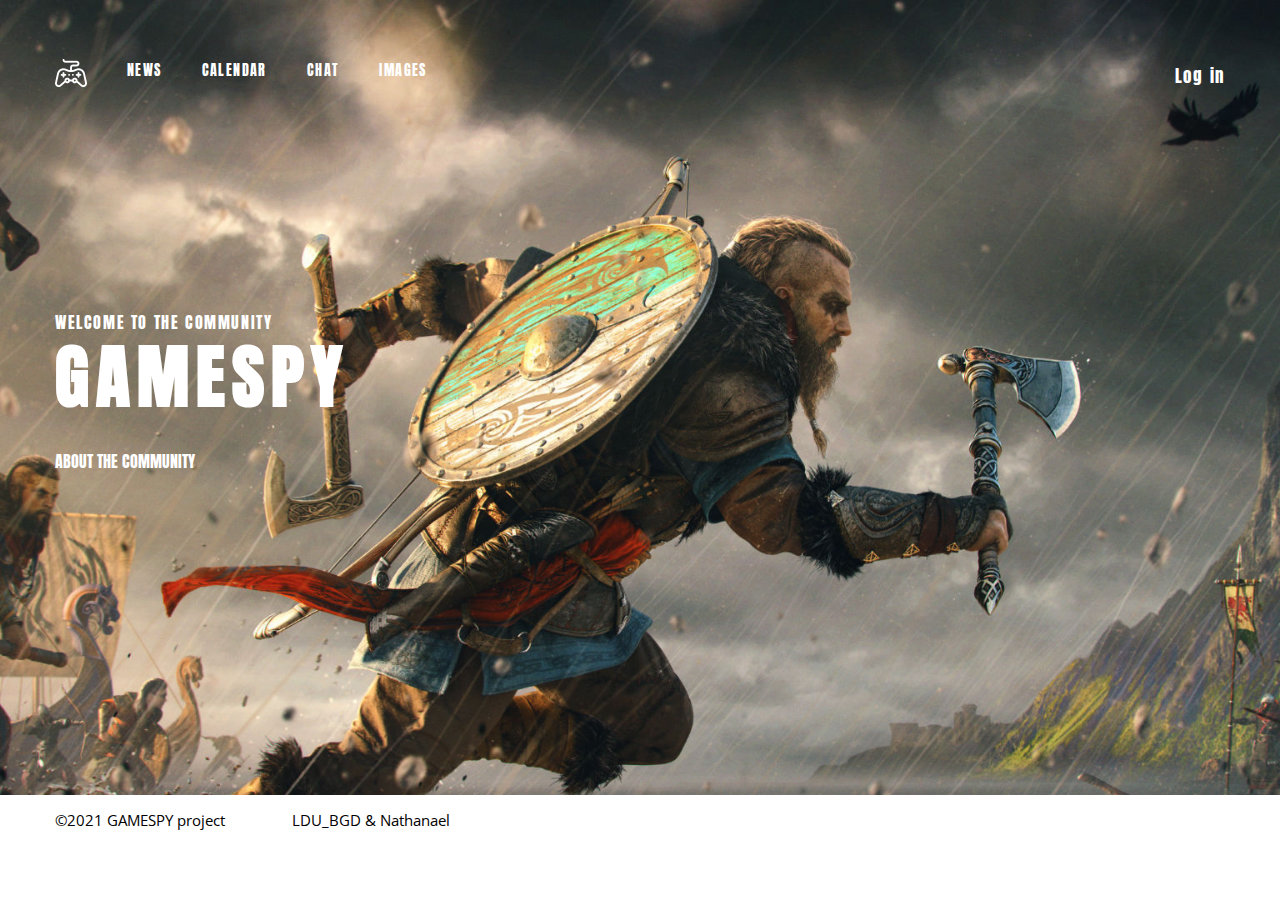
<file: index.html>
<!DOCTYPE html>
<html lang="en">

<head>
    <meta charset="UTF-8">
    <meta http-equiv="X-UA-Compatible" content="IE=edge">
    <meta name="viewport" content="width=device-width, initial-scale=1.0">
    <title>GAMESPY</title>
    <link href="https://fonts.googleapis.com/css2?family=Anton&family=Open+Sans&display=swap" rel="stylesheet">
	<link rel="icon" href="img/favicon.png" type="image/x-icon">
	<link rel="shortcut icon" href="img/favicon.png" type="image/x-icon"> 
    <link rel="stylesheet" href="css/main.css">
</head>

<body id="body" class= "body">
    <header id="header" class="header">
        <div class="container">
            <div class="nav">
              
                <ul class="menu">
                    <li>
                        <a href="index.html">
                              <img src="./img/logo.ico" alt="GAMESPY" class="logo">
                        </a>
                    </li>
                    <li>
                        <a href="#">
                            NEWS
                        </a>
                    </li>
                    <li>
                        <a href="#">
                            CALENDAR
                        </a>
                    </li>
                    <li>
                        <a href="#">
                            CHAT
                        </a>
                    </li>
                    <li>
                        <a href="images.html">
                            IMAGES
                        </a>
                    </li>
                </ul>
                <a href="#" class="log">
                    Log in
                </a>
            </div>
            <div class="offer">
                <p>Welcome to the community</p>
                <h1>GAMESPY</h1>
                <a href="#" calss="btn">About the community</a>
            </div>
        </div>
    </header>

    <footer id="footer" class="footer">
        <div class="container">
            <div class="footer-text">
				<p>
					©2021 GAMESPY project
				</p>
				<p>
					LDU_BGD & Nathanael
				</p>
			</div>
        </div>
    </footer>
</body>

</html>
</file>
<file: css/main.css>
body{
    padding: 0;
    margin: 0;
    font-family: 'Anton',sans-serif;
    color: black;
    font-size: 16px;    
}

*{
box-sizing: border-box;
}

h1,h2,h3,h4,h5,h6{
    padding: 0;
    margin: 0;
    text-transform: uppercase;
}

h1 {
	font-size: 70px;
	margin-bottom: 78px;
}

h2 {
	font-size: 50px;
	margin-bottom: 58px;
}

h3 {
	font-size: 25px;
	margin-bottom: 28px;
}

a{
    text-decoration: none;
}

section {
	padding-top: 113px	
}

p{
    margin: 0;
}

ul,li{
    display:block;
    padding: 0;
    margin: 0;
}

.container{
    width: 1170px;
    margin: 0 auto;
}

.header, .about{
    background:url('../img/header-bg.jpg');
    background-attachment: fixed;
background-size: cover;
background-position: center center;
    padding-top: 57px;
    color: #fff;
    padding-bottom: 322px;
}

.header a{
    color: #fff;
}

.menu{
    display: flex;
}

.menu li a{
    text-transform: uppercase;
    font-size: 14px; 
    letter-spacing: 0.1em;
}

.menu li a:hover {
	border-bottom: 1px solid #fff;
}

.menu li{
    margin-right: 40px;
}

/* .tel{
    font-size: 17px;
    margin-left: auto;
    letter-spacing: 0.1em;
} */

.log{
    font-size: 17px;
    margin-left: auto;
    letter-spacing: 0.1em;
}

.nav{
    display: flex;
    align-items: center;
}

.offer{
    text-transform: uppercase;
    margin-top: 216px;
}

.offer p{
    font-style: 30px;
    letter-spacing: 0.1em;
}

.offer h1{
    font-style: 100px;
    margin-bottom: 20px;
    margin-top: -10px;
    letter-spacing: 0.1em;
}

.btn{
    display: block;
    font-size: 15px;
    text-align: center;
    letter-spacing: 0.1em;
    padding: 17px 47px;
    border: 1px solid #fff;
    width: 238px;
    transition: all 0.5s ease;
}

.btn:hover {
	background: #fff;
    color: #000;
}

.description {
	display: flex;
	justify-content: space-between;
}

.description p {
	font-family: 'Open Sans', sans-serif;
	font-weight: 400;
	text-align: justify;
	line-height: 1.62em;
}

.desc-left, .desc-right {
	width: 567px;
}

.gallery {
	margin-top: 67px;
	display: flex;
	justify-content: space-between;
}

.gallery img {
	transition: all 0.5s ease;
}

.gallery img:hover {
	box-shadow: 0 20px 40px rgba(0,0,0,0.3);
	transform: scale(1.1);
}


.footer{
    background-color: #fff;
}
.footer-text {
	font-size: 15px;
	font-family: 'Open Sans', sans-serif;
    display: flex;
	padding: 15px 0;
}

.footer-text p {
	margin-right: 67px;
}

/* Responsive starts here */

@media screen and (max-width: 1200px){
    .container{
        width: 1140px;
    }
}

@media screen and (max-width: 1199px){
    .container{
        width: 960px;
    }
}

@media screen and (max-width: 991px){
    .container{
        width: 720px;
    }
}

@media screen and (max-width: 767px){
    .container{
        width: 540px;
    }
}

@media screen and (max-width: 575px){
    .container{
        width: 100%;
        padding: 0 15px;
    }
}
</file>
